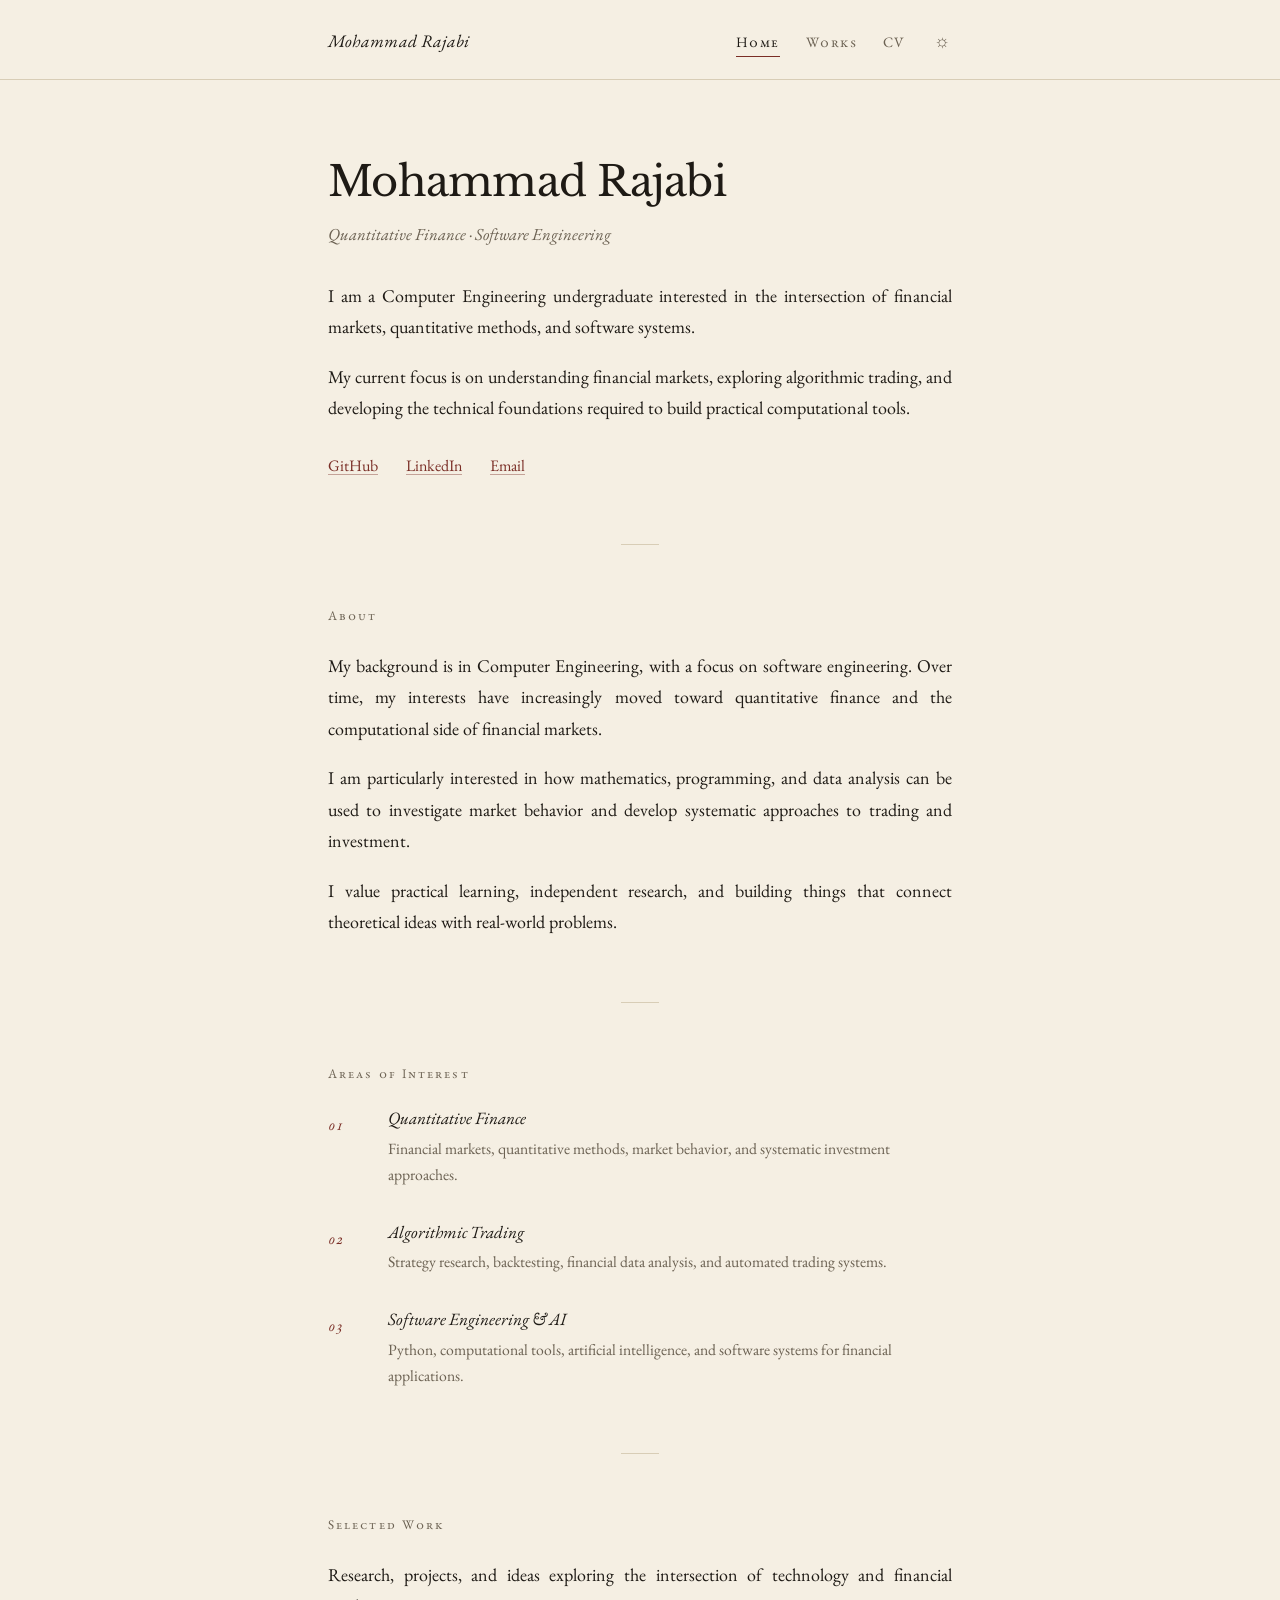
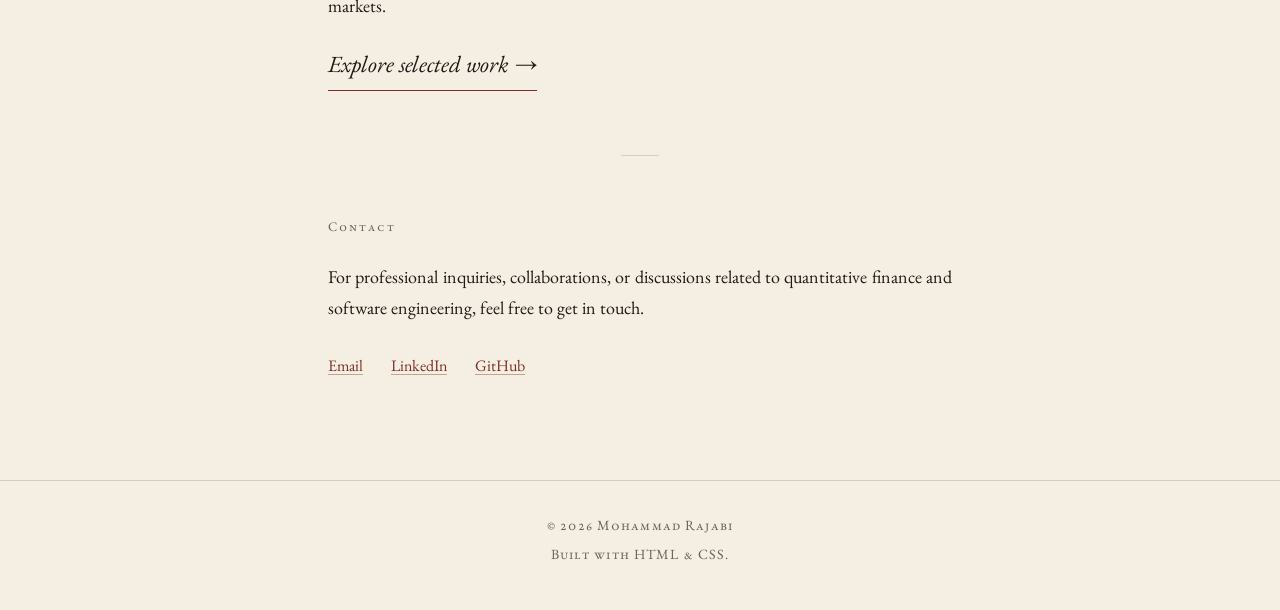
<file: index.html>
<!DOCTYPE html>
<html lang="en" data-theme="dark">
<head>
  <meta charset="utf-8">
  <meta name="viewport" content="width=device-width, initial-scale=1">

  <title>Mohammad Rajabi — Quantitative Finance &amp; Software Engineering</title>
  <meta name="description" content="Personal portfolio focused on quantitative finance, algorithmic trading, and software engineering.">

  <meta property="og:type" content="website">
  <meta property="og:title" content="Mohammad Rajabi — Quantitative Finance &amp; Software Engineering">
  <meta property="og:description" content="Personal portfolio focused on quantitative finance, algorithmic trading, and software engineering.">

  <link rel="icon" href="assets/images/favicon.svg" type="image/svg+xml">

  <!-- Applies the saved theme before first paint (prevents a flash of the wrong theme). -->
  <script src="assets/js/theme.js"></script>

  <link rel="preconnect" href="https://fonts.googleapis.com">
  <link rel="preconnect" href="https://fonts.gstatic.com" crossorigin>
  <link rel="stylesheet" href="https://fonts.googleapis.com/css2?family=EB+Garamond:ital,wght@0,400;0,500;1,400&family=Libre+Baskerville:ital,wght@0,400;0,700;1,400&display=swap">
  <link rel="stylesheet" href="assets/css/style.css">
</head>
<body>

  <a class="skip-link" href="#main">Skip to content</a>

  <header class="site-header">
    <div class="container header-inner">
      <a class="brand" href="index.html">Mohammad Rajabi</a>

      <nav class="nav" aria-label="Primary">
        <a href="index.html" aria-current="page">Home</a>
        <a href="works.html">Works</a>
        <a href="cv.pdf">CV</a>
        <button class="theme-toggle" type="button" data-theme-toggle aria-label="Switch to light theme">&#9686;</button>
      </nav>
    </div>
  </header>

  <main id="main" class="container">

    <!-- ============ Hero ============ -->
    <section class="section">
      <h1>Mohammad Rajabi</h1>
      <p class="subtitle">Quantitative Finance &middot; Software Engineering</p>

      <p>I am a Computer Engineering undergraduate interested in the intersection of financial markets, quantitative methods, and software systems.</p>
      <p>My current focus is on understanding financial markets, exploring algorithmic trading, and developing the technical foundations required to build practical computational tools.</p>

      <!-- TODO: replace the profile URLs and email below with your own. -->
      <ul class="links">
        <li><a href="https://github.com/">GitHub</a></li>
        <li><a href="https://www.linkedin.com/">LinkedIn</a></li>
        <li><a href="mailto:hello@example.com">Email</a></li>
      </ul>
    </section>

    <!-- ============ About ============ -->
    <section class="section">
      <h2 class="label">About</h2>

      <p>My background is in Computer Engineering, with a focus on software engineering. Over time, my interests have increasingly moved toward quantitative finance and the computational side of financial markets.</p>
      <p>I am particularly interested in how mathematics, programming, and data analysis can be used to investigate market behavior and develop systematic approaches to trading and investment.</p>
      <p>I value practical learning, independent research, and building things that connect theoretical ideas with real-world problems.</p>
    </section>

    <!-- ============ Areas of Interest ============ -->
    <section class="section">
      <h2 class="label">Areas of Interest</h2>

      <ol class="areas">
        <li>
          <span class="num" aria-hidden="true">01</span>
          <div>
            <h3>Quantitative Finance</h3>
            <p>Financial markets, quantitative methods, market behavior, and systematic investment approaches.</p>
          </div>
        </li>
        <li>
          <span class="num" aria-hidden="true">02</span>
          <div>
            <h3>Algorithmic Trading</h3>
            <p>Strategy research, backtesting, financial data analysis, and automated trading systems.</p>
          </div>
        </li>
        <li>
          <span class="num" aria-hidden="true">03</span>
          <div>
            <h3>Software Engineering &amp; AI</h3>
            <p>Python, computational tools, artificial intelligence, and software systems for financial applications.</p>
          </div>
        </li>
      </ol>
    </section>

    <!-- ============ Selected Work ============ -->
    <section class="section">
      <h2 class="label">Selected Work</h2>

      <p>Research, projects, and ideas exploring the intersection of technology and financial markets.</p>

      <a class="cta" href="works.html">Explore selected work <span aria-hidden="true">&rarr;</span></a>
    </section>

    <!-- ============ Contact ============ -->
    <section class="section">
      <h2 class="label">Contact</h2>

      <p>For professional inquiries, collaborations, or discussions related to quantitative finance and software engineering, feel free to get in touch.</p>

      <ul class="links">
        <li><a href="mailto:hello@example.com">Email</a></li>
        <li><a href="https://www.linkedin.com/">LinkedIn</a></li>
        <li><a href="https://github.com/">GitHub</a></li>
      </ul>
    </section>

  </main>

  <footer class="site-footer">
    <div class="container footer-inner">
      <p>&copy; 2026 Mohammad Rajabi</p>
      <p>Built with HTML &amp; CSS.</p>
    </div>
  </footer>

</body>
</html>
</file>
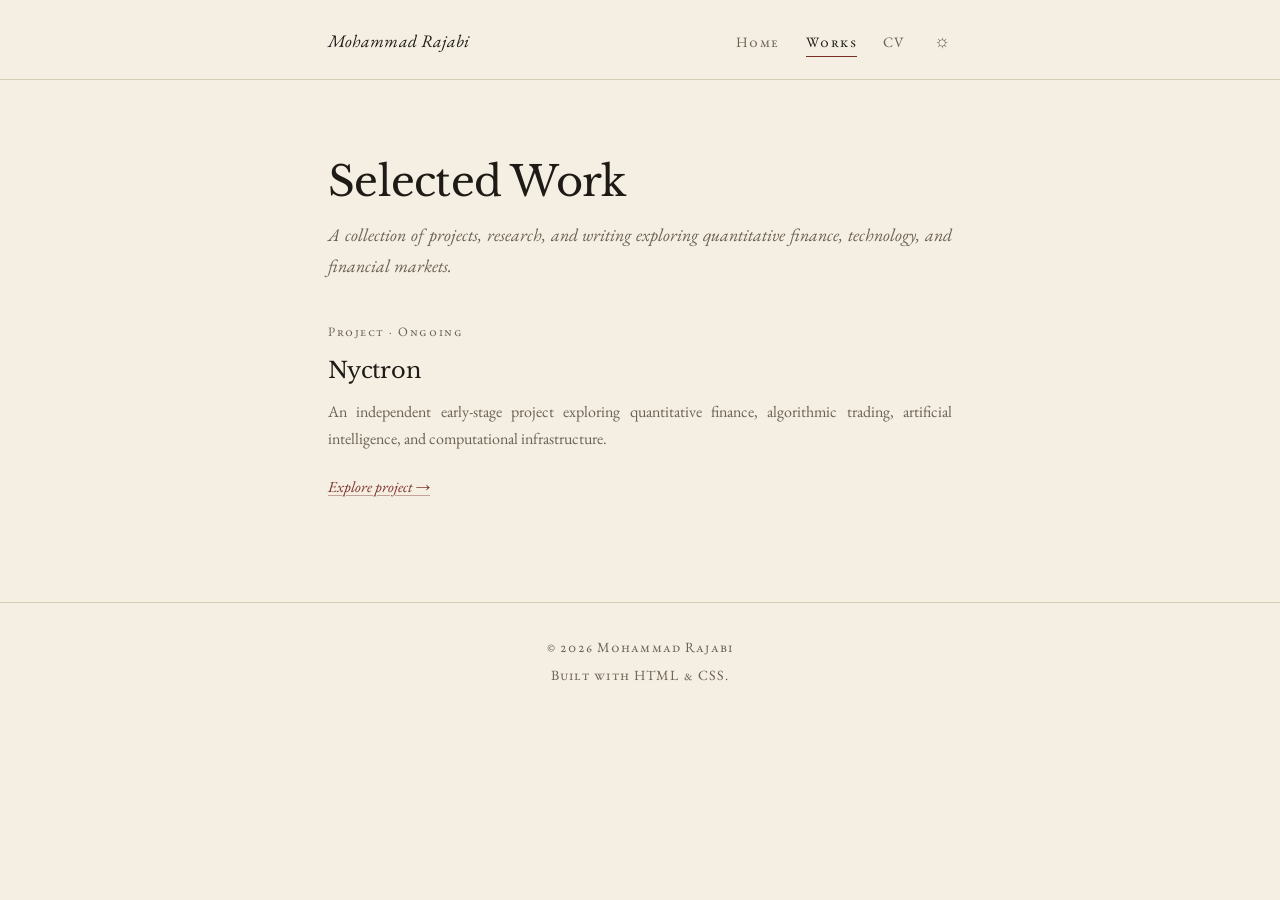
<file: works.html>
<!DOCTYPE html>
<html lang="en" data-theme="dark">
<head>
  <meta charset="utf-8">
  <meta name="viewport" content="width=device-width, initial-scale=1">

  <title>Selected Work - Mohammad Rajabi</title>
  <meta name="description" content="Selected projects, research, and writing on quantitative finance, algorithmic trading, and technology.">

  <meta property="og:type" content="website">
  <meta property="og:title" content="Selected Work — Mohammad Rajabi">
  <meta property="og:description" content="Selected projects, research, and writing on quantitative finance, algorithmic trading, and technology.">

  <link rel="icon" href="assets/images/favicon.svg" type="image/svg+xml">

  <!-- Applies the saved theme before first paint. -->
  <script src="assets/js/theme.js"></script>

  <link rel="preconnect" href="https://fonts.googleapis.com">
  <link rel="preconnect" href="https://fonts.gstatic.com" crossorigin>
  <link rel="stylesheet" href="https://fonts.googleapis.com/css2?family=EB+Garamond:ital,wght@0,400;0,500;1,400&family=Libre+Baskerville:ital,wght@0,400;0,700;1,400&display=swap">
  <link rel="stylesheet" href="assets/css/style.css">
</head>
<body>

  <a class="skip-link" href="#main">Skip to content</a>

  <header class="site-header">
    <div class="container header-inner">
      <a class="brand" href="index.html">Mohammad Rajabi</a>

      <nav class="nav" aria-label="Primary">
        <a href="index.html">Home</a>
        <a href="works.html" aria-current="page">Works</a>
        <a href="cv.pdf">CV</a>
        <button class="theme-toggle" type="button" data-theme-toggle aria-label="Switch to light theme">&#9686;</button>
      </nav>
    </div>
  </header>

  <main id="main" class="container">

    <h1>Selected Work</h1>
    <p class="lede">A collection of projects, research, and writing exploring quantitative finance, technology, and financial markets.</p>

    <!-- To add a new entry: copy one <article> block below and edit its contents. -->

    <article class="work-item">
      <p class="meta">Project &middot; Ongoing</p>
      <h2><a href="works/nyctron.html">Nyctron</a></h2>

      <p>An independent early-stage project exploring quantitative finance, algorithmic trading, artificial intelligence, and computational infrastructure.</p>

      <a class="more" href="works/nyctron.html">Explore project <span aria-hidden="true">&rarr;</span></a>
    </article>

  </main>

  <footer class="site-footer">
    <div class="container footer-inner">
      <p>&copy; 2026 Mohammad Rajabi</p>
      <p>Built with HTML &amp; CSS.</p>
    </div>
  </footer>

</body>
</html>
</file>
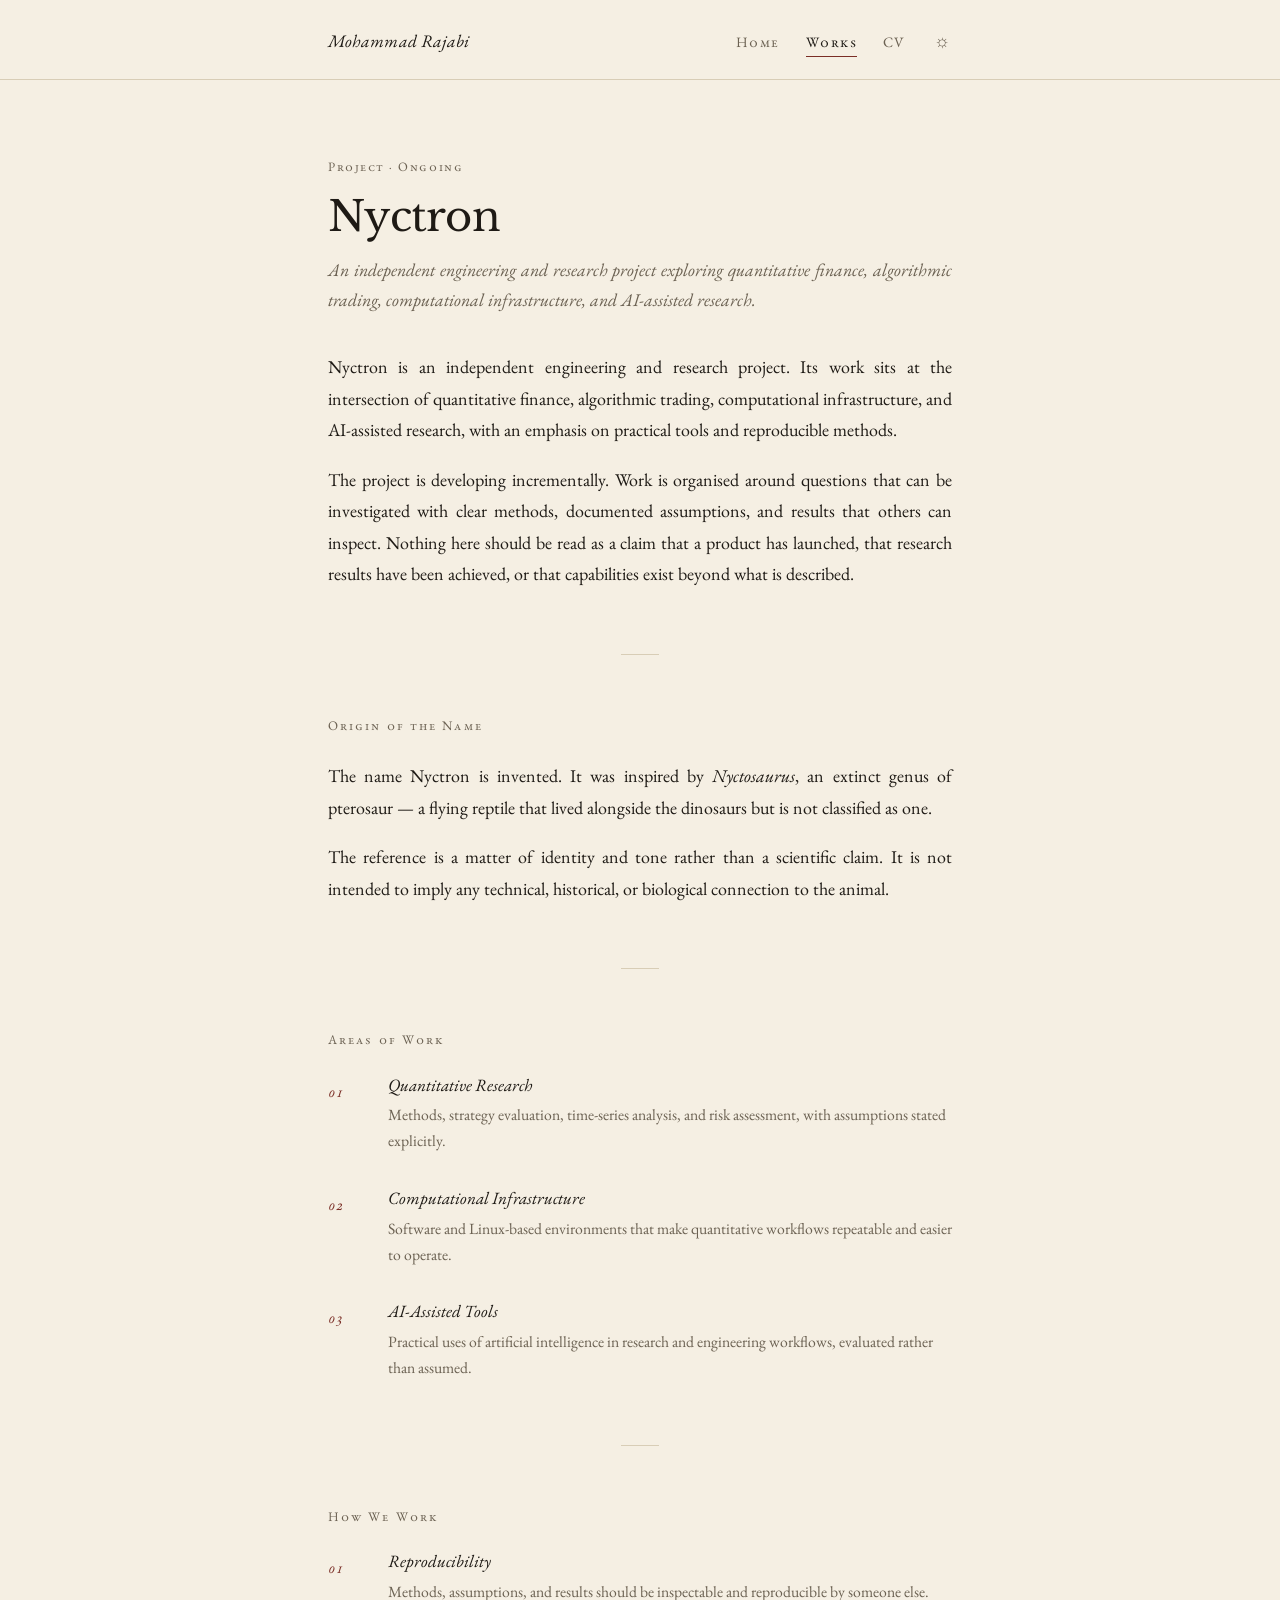
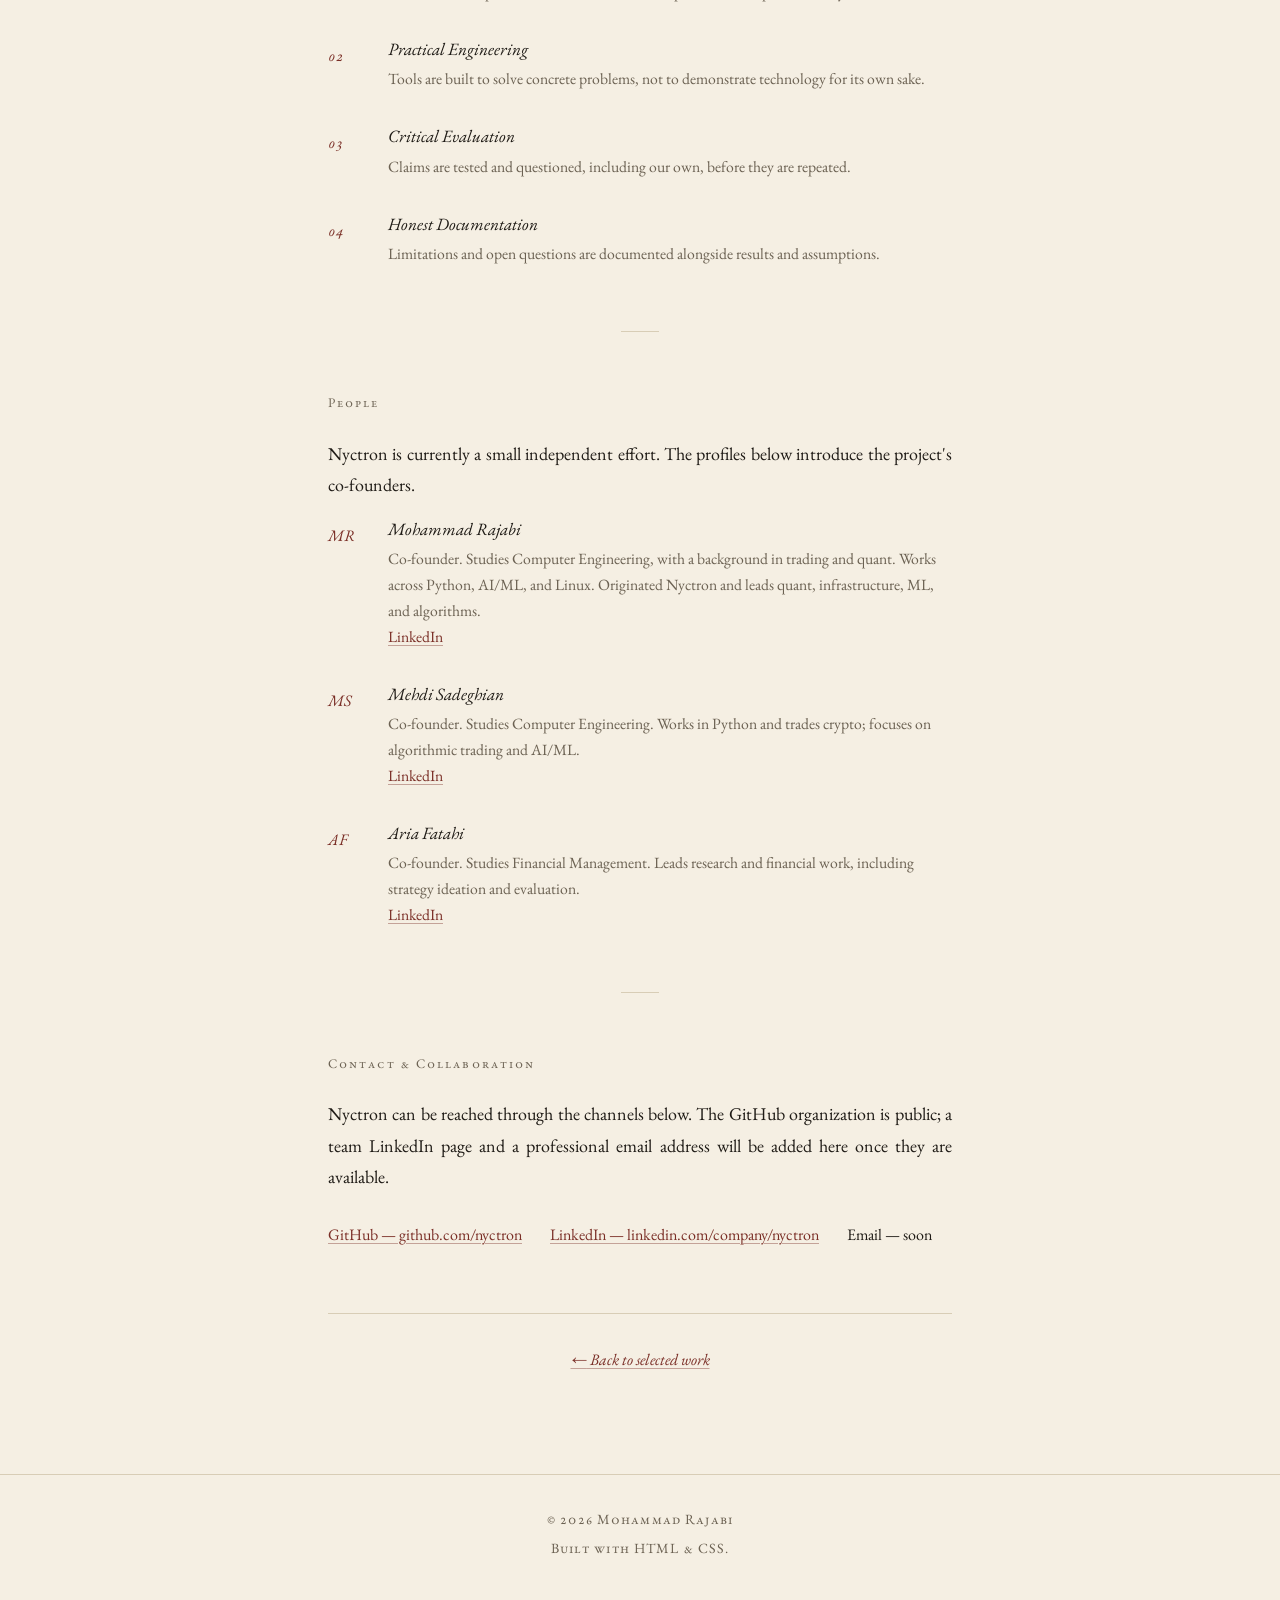
<file: works/nyctron.html>
<!DOCTYPE html>
<html lang="en" data-theme="dark">
<head>
  <meta charset="utf-8">
  <meta name="viewport" content="width=device-width, initial-scale=1">

  <title>Nyctron — Mohammad Rajabi</title>
  <meta name="description" content="Nyctron is an independent engineering and research project exploring quantitative finance, algorithmic trading, computational infrastructure, and AI-assisted research.">

  <meta property="og:type" content="article">
  <meta property="og:title" content="Nyctron — Mohammad Rajabi">
  <meta property="og:description" content="Nyctron is an independent engineering and research project exploring quantitative finance, algorithmic trading, computational infrastructure, and AI-assisted research.">

  <link rel="icon" href="../assets/images/favicon.svg" type="image/svg+xml">

  <!-- Applies the saved theme before first paint. -->
  <script src="../assets/js/theme.js"></script>

  <link rel="preconnect" href="https://fonts.googleapis.com">
  <link rel="preconnect" href="https://fonts.gstatic.com" crossorigin>
<link rel="stylesheet" href="https://fonts.googleapis.com/css2?family=EB+Garamond:ital,wght@0,400;0,500;1,400&family=Libre+Baskerville:ital,wght@0,400;0,700;1,400&display=swap">  <link rel="stylesheet" href="../assets/css/style.css">
</head>
<body>

  <a class="skip-link" href="#main">Skip to content</a>

  <header class="site-header">
    <div class="container header-inner">
      <a class="brand" href="../index.html">Mohammad Rajabi</a>

      <nav class="nav" aria-label="Primary">
        <a href="../index.html">Home</a>
        <a href="../works.html" aria-current="page">Works</a>
        <a href="../cv.pdf">CV</a>
        <button class="theme-toggle" type="button" data-theme-toggle aria-label="Switch to light theme">&#9686;</button>
      </nav>
    </div>
  </header>

  <main id="main" class="container">
    <article class="article">

      <p class="meta">Project &middot; Ongoing</p>

      <h1>Nyctron</h1>
      <p class="lede">An independent engineering and research project exploring quantitative finance, algorithmic trading, computational infrastructure, and AI-assisted research.</p>

      <p>Nyctron is an independent engineering and research project. Its work sits at the intersection of quantitative finance, algorithmic trading, computational infrastructure, and AI-assisted research, with an emphasis on practical tools and reproducible methods.</p>
      <p>The project is developing incrementally. Work is organised around questions that can be investigated with clear methods, documented assumptions, and results that others can inspect. Nothing here should be read as a claim that a product has launched, that research results have been achieved, or that capabilities exist beyond what is described.</p>

      <!-- ============ Origin of the name ============ -->
      <section class="section">
        <h2 class="label">Origin of the Name</h2>
        <p>The name Nyctron is invented. It was inspired by <em>Nyctosaurus</em>, an extinct genus of pterosaur &mdash; a flying reptile that lived alongside the dinosaurs but is not classified as one.</p>
        <p>The reference is a matter of identity and tone rather than a scientific claim. It is not intended to imply any technical, historical, or biological connection to the animal.</p>
      </section>

      <!-- ============ Areas of work ============ -->
      <section class="section">
        <h2 class="label">Areas of Work</h2>

        <ol class="areas">
          <li>
            <span class="num" aria-hidden="true">01</span>
            <div>
              <h3>Quantitative Research</h3>
              <p>Methods, strategy evaluation, time-series analysis, and risk assessment, with assumptions stated explicitly.</p>
            </div>
          </li>
          <li>
            <span class="num" aria-hidden="true">02</span>
            <div>
              <h3>Computational Infrastructure</h3>
              <p>Software and Linux-based environments that make quantitative workflows repeatable and easier to operate.</p>
            </div>
          </li>
          <li>
            <span class="num" aria-hidden="true">03</span>
            <div>
              <h3>AI-Assisted Tools</h3>
              <p>Practical uses of artificial intelligence in research and engineering workflows, evaluated rather than assumed.</p>
            </div>
          </li>
        </ol>
      </section>

      <!-- ============ How we work ============ -->
      <section class="section">
        <h2 class="label">How We Work</h2>

        <ol class="areas">
          <li>
            <span class="num" aria-hidden="true">01</span>
            <div>
              <h3>Reproducibility</h3>
              <p>Methods, assumptions, and results should be inspectable and reproducible by someone else.</p>
            </div>
          </li>
          <li>
            <span class="num" aria-hidden="true">02</span>
            <div>
              <h3>Practical Engineering</h3>
              <p>Tools are built to solve concrete problems, not to demonstrate technology for its own sake.</p>
            </div>
          </li>
          <li>
            <span class="num" aria-hidden="true">03</span>
            <div>
              <h3>Critical Evaluation</h3>
              <p>Claims are tested and questioned, including our own, before they are repeated.</p>
            </div>
          </li>
          <li>
            <span class="num" aria-hidden="true">04</span>
            <div>
              <h3>Honest Documentation</h3>
              <p>Limitations and open questions are documented alongside results and assumptions.</p>
            </div>
          </li>
        </ol>
      </section>

      <!-- ============ People ============ -->
      <section class="section">
        <h2 class="label">People</h2>

        <p>Nyctron is currently a small independent effort. The profiles below introduce the project's co-founders.</p>

        <ol class="areas">
          <li>
            <span class="num" aria-hidden="true">MR</span>
            <div>
              <h3>Mohammad Rajabi</h3>
              <p>Co-founder. Studies Computer Engineering, with a background in trading and quant. Works across Python, AI/ML, and Linux. Originated Nyctron and leads quant, infrastructure, ML, and algorithms.</p>
              <p><a href="https://www.linkedin.com/">LinkedIn</a></p>
            </div>
          </li>
          <li>
            <span class="num" aria-hidden="true">MS</span>
            <div>
              <h3>Mehdi Sadeghian</h3>
              <p>Co-founder. Studies Computer Engineering. Works in Python and trades crypto; focuses on algorithmic trading and AI/ML.</p>
              <p><a href="https://www.linkedin.com/">LinkedIn</a></p>
            </div>
          </li>
          <li>
            <span class="num" aria-hidden="true">AF</span>
            <div>
              <h3>Aria Fatahi</h3>
              <p>Co-founder. Studies Financial Management. Leads research and financial work, including strategy ideation and evaluation.</p>
              <p><a href="https://www.linkedin.com/">LinkedIn</a></p>
            </div>
          </li>
        </ol>
      </section>

      <!-- ============ Contact ============ -->
      <section class="section">
        <h2 class="label">Contact &amp; Collaboration</h2>

        <p>Nyctron can be reached through the channels below. The GitHub organization is public; a team LinkedIn page and a professional email address will be added here once they are available.</p>

        <ul class="links">
          <li><a href="https://github.com/nyctron">GitHub &mdash; github.com/nyctron</a></li>
          <li><a href="https://www.linkedin.com/company/nyctron">LinkedIn &mdash; linkedin.com/company/nyctron</a></li>
          <li><span class="muted">Email &mdash; soon</span></li>
        </ul>
      </section>

      <nav class="back" aria-label="Back to works">
        <a href="../works.html"><span aria-hidden="true">&larr;</span> Back to selected work</a>
      </nav>

    </article>
  </main>

  <footer class="site-footer">
    <div class="container footer-inner">
      <p>&copy; 2026 Mohammad Rajabi</p>
      <p>Built with HTML &amp; CSS.</p>
    </div>
  </footer>

</body>
</html>
</file>
<file: assets/css/style.css>
/* ============================================================
   Mohammad Rajabi — classical editorial portfolio
   Cream, old-book palette with serif typography.
   ============================================================ */

:root {
  --bg: #F5EFE3;
  --surface: #EFE6D4;
  --text: #1E1A15;
  --muted: #6B6152;
  --accent: #7A2E26;
  --border: #D8CDB6;
  --underline: rgba(122, 46, 38, 0.4);

  --font-serif: "EB Garamond", "Iowan Old Style", "Palatino Linotype", Palatino, Georgia, "Times New Roman", serif;
  --font-display: "Libre Baskerville", "Iowan Old Style", "Palatino Linotype", Georgia, serif;

  color-scheme: light;
}

[data-theme="dark"] {
  --bg: #1A1613;
  --surface: #221D19;
  --text: #E8E0CE;
  --muted: #A89E8C;
  --accent: #C9A87C;
  --border: #3A332B;
  --underline: rgba(201, 168, 124, 0.45);

  color-scheme: dark;
}

/* ---------- Base ---------- */

*,
*::before,
*::after { box-sizing: border-box; }

html {
  -webkit-text-size-adjust: 100%;
}

body {
  margin: 0;
  background-color: var(--bg);
  color: var(--text);
  font-family: var(--font-serif);
  font-size: 18px;
  line-height: 1.75;
  font-feature-settings: "kern" 1, "liga" 1;
  -webkit-font-smoothing: antialiased;
  -moz-osx-font-smoothing: grayscale;
  text-rendering: optimizeLegibility;
}

h1, h2, h3 {
  font-family: var(--font-display);
  font-weight: 400;
  line-height: 1.25;
  margin: 0 0 14px;
  letter-spacing: -0.005em;
}

h1 {
  font-size: clamp(1.95rem, 5.2vw, 2.6rem);
  letter-spacing: -0.018em;
  margin-bottom: 12px;
}

h2 { font-size: 1.3rem; }
h3 { font-size: 1.05rem; }

p {
  margin: 0 0 1em;
  text-align: justify;
  hyphens: auto;
  -webkit-hyphens: auto;
}

a {
  color: var(--accent);
  text-decoration: underline;
  text-decoration-thickness: 1px;
  text-underline-offset: 3px;
  text-decoration-color: var(--underline);
  transition: text-decoration-color 140ms ease, color 140ms ease;
}

a:hover {
  text-decoration-color: var(--accent);
}

:focus-visible {
  outline: 2px solid var(--accent);
  outline-offset: 3px;
  border-radius: 1px;
}

::selection {
  background: var(--accent);
  color: var(--bg);
}

.skip-link {
  position: absolute;
  left: -9999px;
  top: 0;
}

.skip-link:focus {
  left: 24px;
  top: 12px;
  z-index: 10;
  padding: 8px 14px;
  background: var(--bg);
  border: 1px solid var(--border);
  color: var(--text);
  font-size: 14px;
}

/* ---------- Layout ---------- */

.container {
  width: 100%;
  max-width: 680px;
  margin: 0 auto;
  padding-left: 28px;
  padding-right: 28px;
}

main {
  padding-top: 76px;
  padding-bottom: 100px;
}

.section {
  position: relative;
  margin-top: 64px;
  padding-top: 64px;
}

.section::before {
  content: "";
  position: absolute;
  top: 0;
  left: 50%;
  transform: translateX(-50%);
  width: 38px;
  height: 1px;
  background: var(--border);
}

.section:first-child {
  margin-top: 0;
  padding-top: 0;
}

.section:first-child::before { display: none; }

/* ---------- Header ---------- */

.site-header {
  border-bottom: 1px solid var(--border);
}

.header-inner {
  display: flex;
  flex-wrap: wrap;
  align-items: baseline;
  justify-content: space-between;
  gap: 12px 24px;
  padding-top: 26px;
  padding-bottom: 22px;
}

.brand {
  font-family: var(--font-serif);
  font-size: 1.1rem;
  font-style: italic;
  color: var(--text);
  text-decoration: none;
  letter-spacing: 0.005em;
}

.brand:hover {
  color: var(--accent);
  text-decoration: none;
}

.nav {
  display: flex;
  align-items: baseline;
  gap: 26px;
  font-size: 0.9rem;
  font-variant: small-caps;
  letter-spacing: 0.1em;
}

.nav a {
  color: var(--muted);
  text-decoration: none;
}

.nav a:hover {
  color: var(--text);
  text-decoration: none;
}

.nav a[aria-current="page"] {
  color: var(--text);
  border-bottom: 1px solid var(--accent);
  padding-bottom: 2px;
}

.theme-toggle {
  display: inline-flex;
  align-items: center;
  justify-content: center;
  padding: 0 2px;
  font-size: 0;
  line-height: 1;
  color: var(--muted);
  background: none;
  border: 0;
  cursor: pointer;
  border-radius: 2px;
}

.theme-toggle::before {
  content: "\263C"; /* ☼ sun */
  font-family: var(--font-serif);
  font-size: 1.1rem;
  line-height: 1;
}

[data-theme="dark"] .theme-toggle::before {
  content: "\263E"; /* ☾ moon */
}

.theme-toggle:hover { color: var(--accent); }

/* ---------- Text helpers ---------- */

.label {
  font-family: var(--font-serif);
  font-size: 0.82rem;
  font-weight: 400;
  font-variant: small-caps;
  letter-spacing: 0.16em;
  color: var(--muted);
  margin: 0 0 26px;
}

.meta {
  font-family: var(--font-serif);
  font-size: 0.8rem;
  font-variant: small-caps;
  letter-spacing: 0.12em;
  color: var(--muted);
  margin: 0 0 12px;
  text-align: left;
}

.subtitle {
  color: var(--muted);
  font-size: 1.05rem;
  font-style: italic;
  margin: 0 0 30px;
  text-align: left;
}

.lede {
  color: var(--muted);
  font-size: 1.12rem;
  font-style: italic;
  line-height: 1.7;
  margin-bottom: 40px;
}

/* ---------- Inline link rows ---------- */

.links {
  display: flex;
  flex-wrap: wrap;
  gap: 10px 28px;
  margin: 28px 0 0;
  padding: 0;
  list-style: none;
  font-size: 1rem;
}

/* ---------- Areas of interest ---------- */

.areas {
  display: grid;
  gap: 34px;
  margin: 0;
  padding: 0;
  list-style: none;
}

.areas li {
  display: grid;
  grid-template-columns: 44px 1fr;
  gap: 0 16px;
}

.areas .num {
  font-family: var(--font-serif);
  font-style: italic;
  font-size: 1rem;
  color: var(--accent);
  padding-top: 3px;
  font-variant-numeric: oldstyle-nums;
}

.areas h3 {
  margin: 0 0 6px;
  font-family: var(--font-serif);
  font-style: italic;
  font-weight: 400;
  font-size: 1.08rem;
  color: var(--text);
  letter-spacing: 0;
}

.areas p {
  margin: 0;
  font-size: 0.98rem;
  color: var(--muted);
  line-height: 1.65;
  text-align: left;
}

/* ---------- Call to action ---------- */

.cta {
  display: inline-block;
  margin-top: 4px;
  padding-bottom: 5px;
  font-family: var(--font-serif);
  font-size: clamp(1.2rem, 3.6vw, 1.45rem);
  font-style: italic;
  color: var(--text);
  border-bottom: 1px solid var(--accent);
  text-decoration: none;
}

.cta:hover {
  color: var(--accent);
  text-decoration: none;
}

/* ---------- Works list ---------- */

.work-item {
  padding: 40px 0;
  border-top: 1px solid var(--border);
}

.work-item:first-of-type {
  border-top: 0;
  padding-top: 0;
}

.work-item:last-child { padding-bottom: 0; }

.work-item h2 {
  font-family: var(--font-display);
  font-size: 1.4rem;
  letter-spacing: -0.01em;
  line-height: 1.35;
  margin: 0 0 12px;
}

.work-item h2 a {
  color: var(--text);
  text-decoration: none;
}

.work-item h2 a:hover {
  color: var(--accent);
  text-decoration: none;
}

.work-item p:not(.meta) {
  color: var(--muted);
  font-size: 1rem;
  line-height: 1.7;
}

.more {
  display: inline-block;
  margin-top: 6px;
  font-size: 0.95rem;
  font-style: italic;
}

/* ---------- Article pages ---------- */

.article .lede { margin-bottom: 36px; }

.back {
  margin-top: 64px;
  padding-top: 32px;
  border-top: 1px solid var(--border);
  font-size: 1rem;
  font-style: italic;
  text-align: center;
}

/* ---------- Footer ---------- */

.site-footer {
  padding: 32px 0 44px;
  border-top: 1px solid var(--border);
  font-size: 0.88rem;
  color: var(--muted);
}

.footer-inner {
  display: flex;
  flex-direction: column;
  align-items: center;
  gap: 4px;
  text-align: center;
  font-variant: small-caps;
  letter-spacing: 0.08em;
}

.footer-inner p { margin: 0; }

/* ---------- Responsive ---------- */

@media (max-width: 600px) {
  body { font-size: 17px; }

  p {
    text-align: left;
    hyphens: none;
    -webkit-hyphens: none;
  }

  main { padding-top: 48px; padding-bottom: 64px; }

  .section { margin-top: 48px; padding-top: 48px; }

  .nav { gap: 18px; }

  .work-item { padding: 32px 0; }

  .areas { gap: 28px; }
  .areas li { grid-template-columns: 36px 1fr; gap: 0 12px; }

  .container {
    padding-left: 22px;
    padding-right: 22px;
  }
}
</file>
